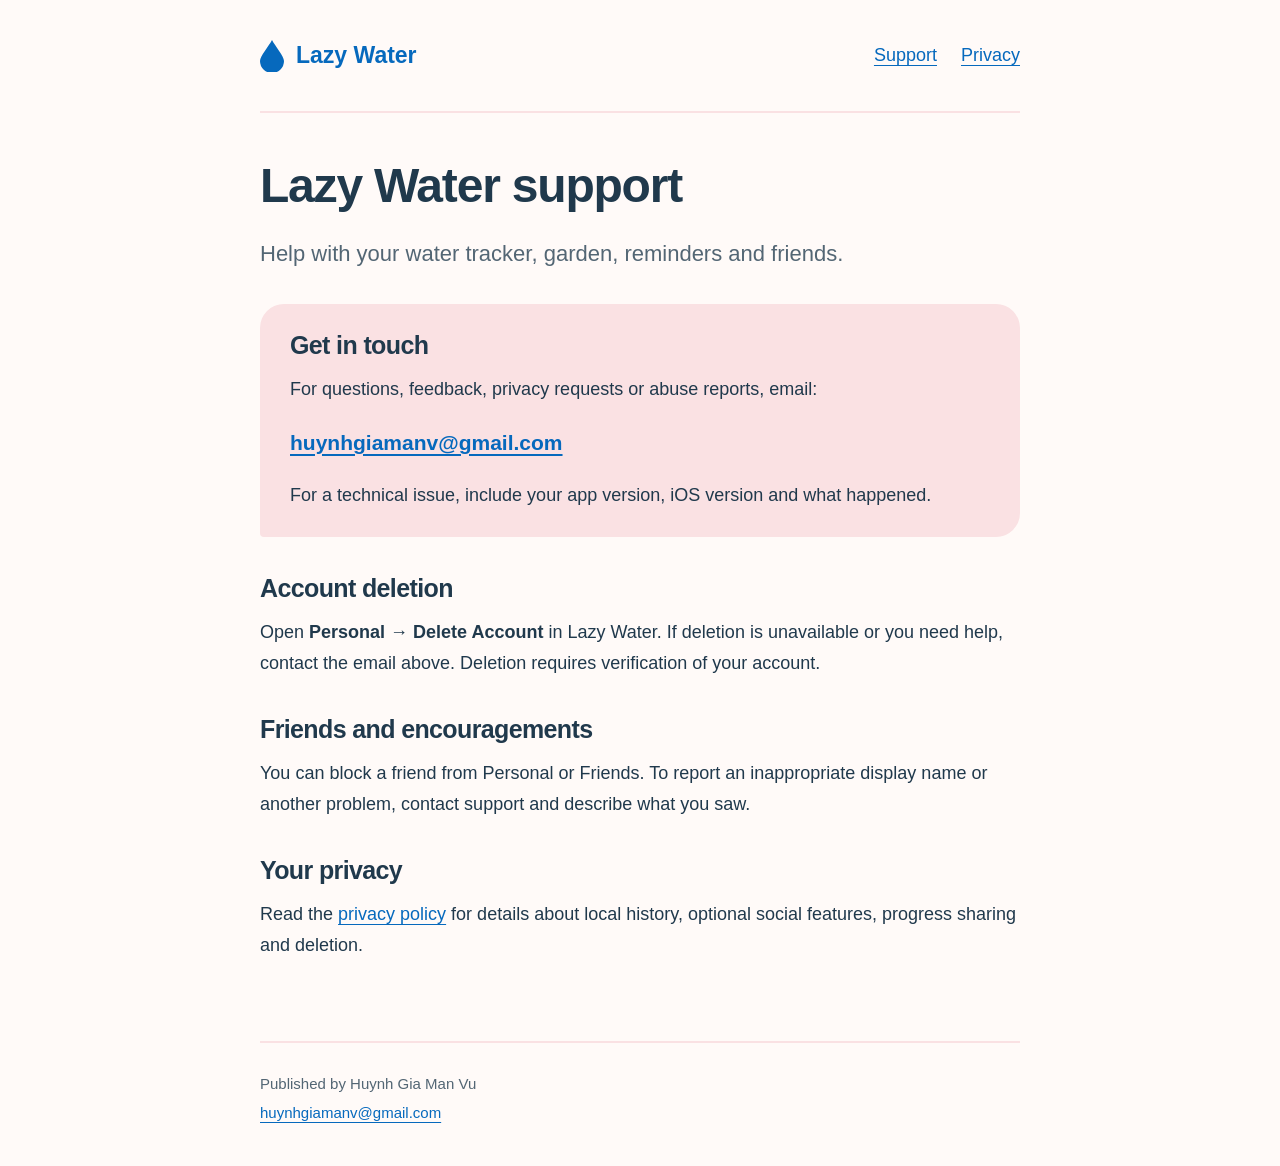
<file: index.html>
<!doctype html>
<html lang="en">
<head>
  <meta charset="utf-8">
  <meta name="viewport" content="width=device-width, initial-scale=1">
  <meta name="description" content="Lazy Water support and privacy information, published by Huynh Gia Man Vu.">
  <title>Support · Lazy Water</title>
  <link rel="stylesheet" href="styles.css">
</head>
<body>
  <a class="skip" href="#main">Skip to content</a>
  <header><a class="brand" href="index.html"><svg aria-hidden="true" width="24" height="32" viewBox="0 0 24 32"><path fill="currentColor" d="M12 0C9 6 0 16 0 21a12 12 0 0 0 24 0C24 16 15 6 12 0Z"/></svg>Lazy Water</a><nav aria-label="Main"><a href="index.html">Support</a><a href="privacy.html">Privacy</a></nav></header>
  <main id="main">
<h1>Lazy Water support</h1>
<p class="intro">Help with your water tracker, garden, reminders and friends.</p>
<section class="contact"><h2>Get in touch</h2><p>For questions, feedback, privacy requests or abuse reports, email:</p><a class="email" href="mailto:huynhgiamanv@gmail.com">huynhgiamanv@gmail.com</a><p>For a technical issue, include your app version, iOS version and what happened.</p></section>
<h2>Account deletion</h2><p>Open <strong>Personal → Delete Account</strong> in Lazy Water. If deletion is unavailable or you need help, contact the email above. Deletion requires verification of your account.</p>
<h2>Friends and encouragements</h2><p>You can block a friend from Personal or Friends. To report an inappropriate display name or another problem, contact support and describe what you saw.</p>
<h2>Your privacy</h2><p>Read the <a href="privacy.html">privacy policy</a> for details about local history, optional social features, progress sharing and deletion.</p>
</main>
  <footer><p>Published by Huynh Gia Man Vu</p><a href="mailto:huynhgiamanv@gmail.com">huynhgiamanv@gmail.com</a></footer>
</body>
</html>
</file>
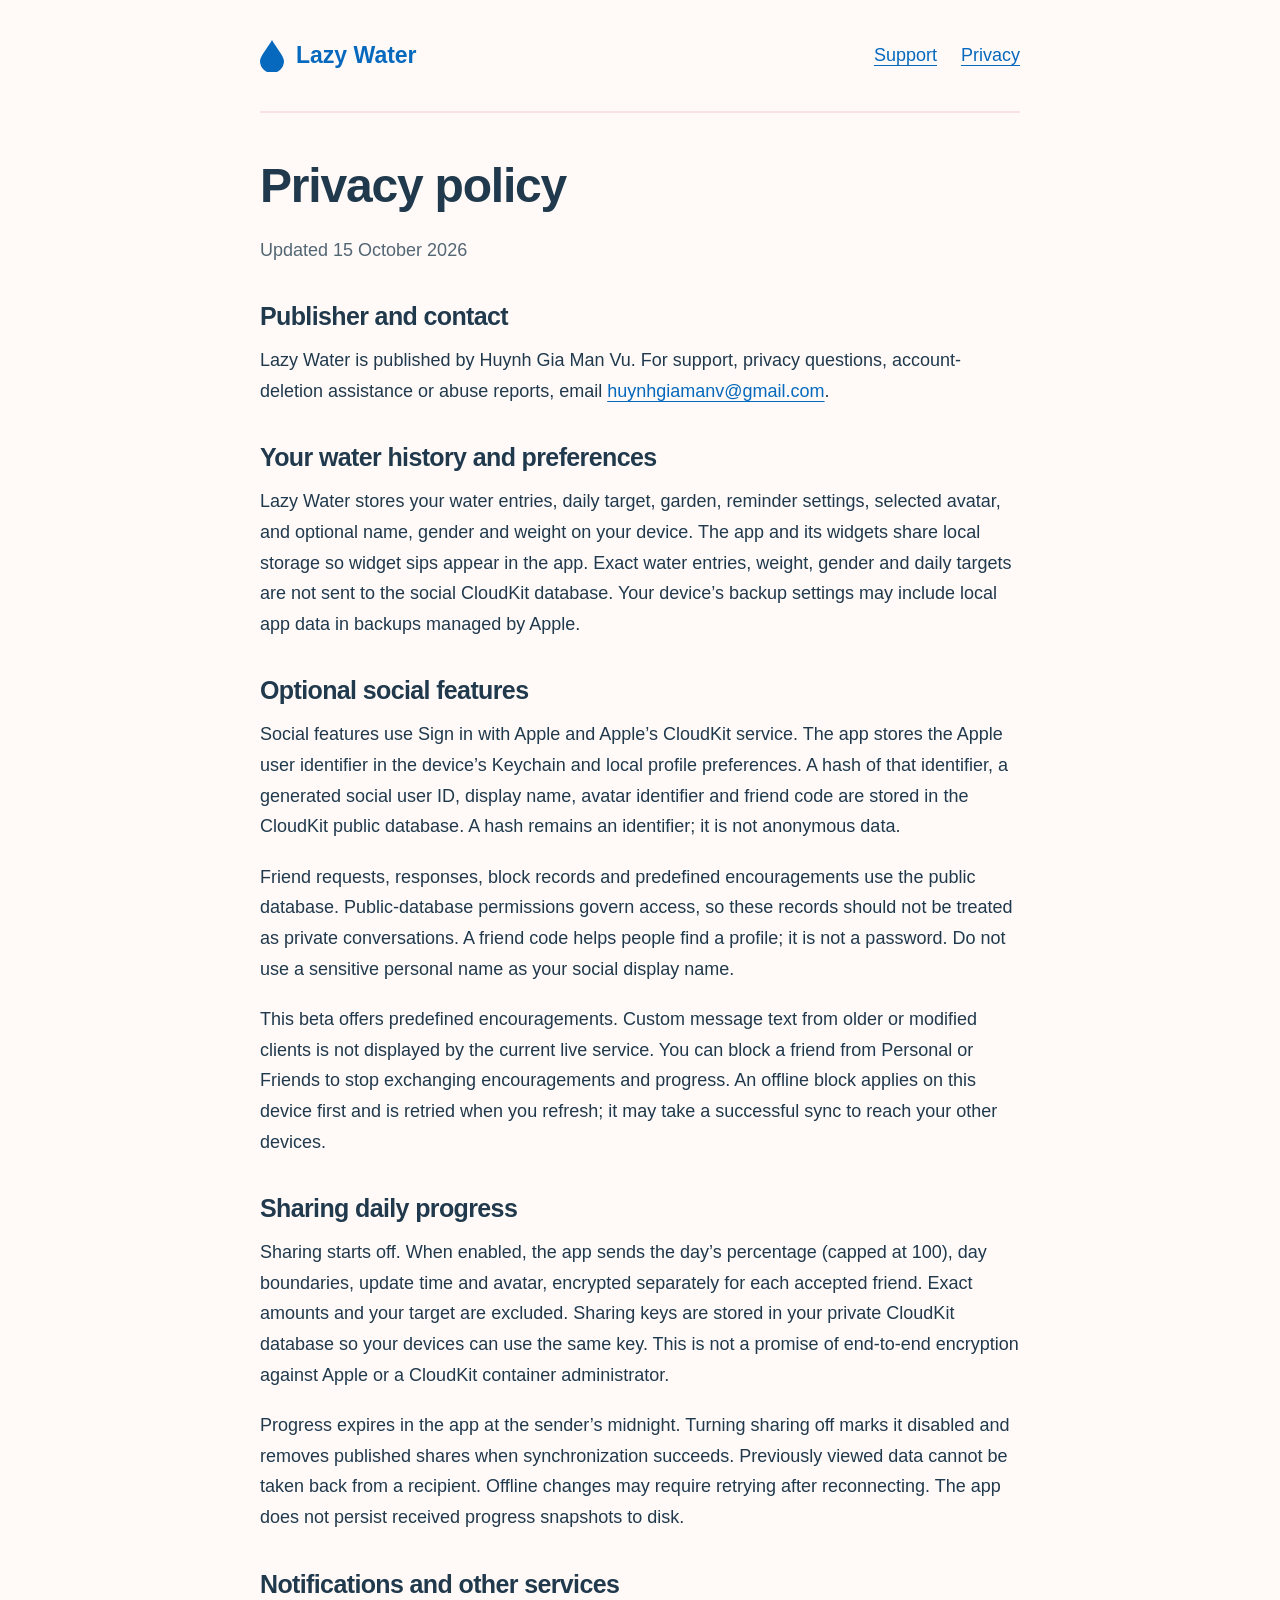
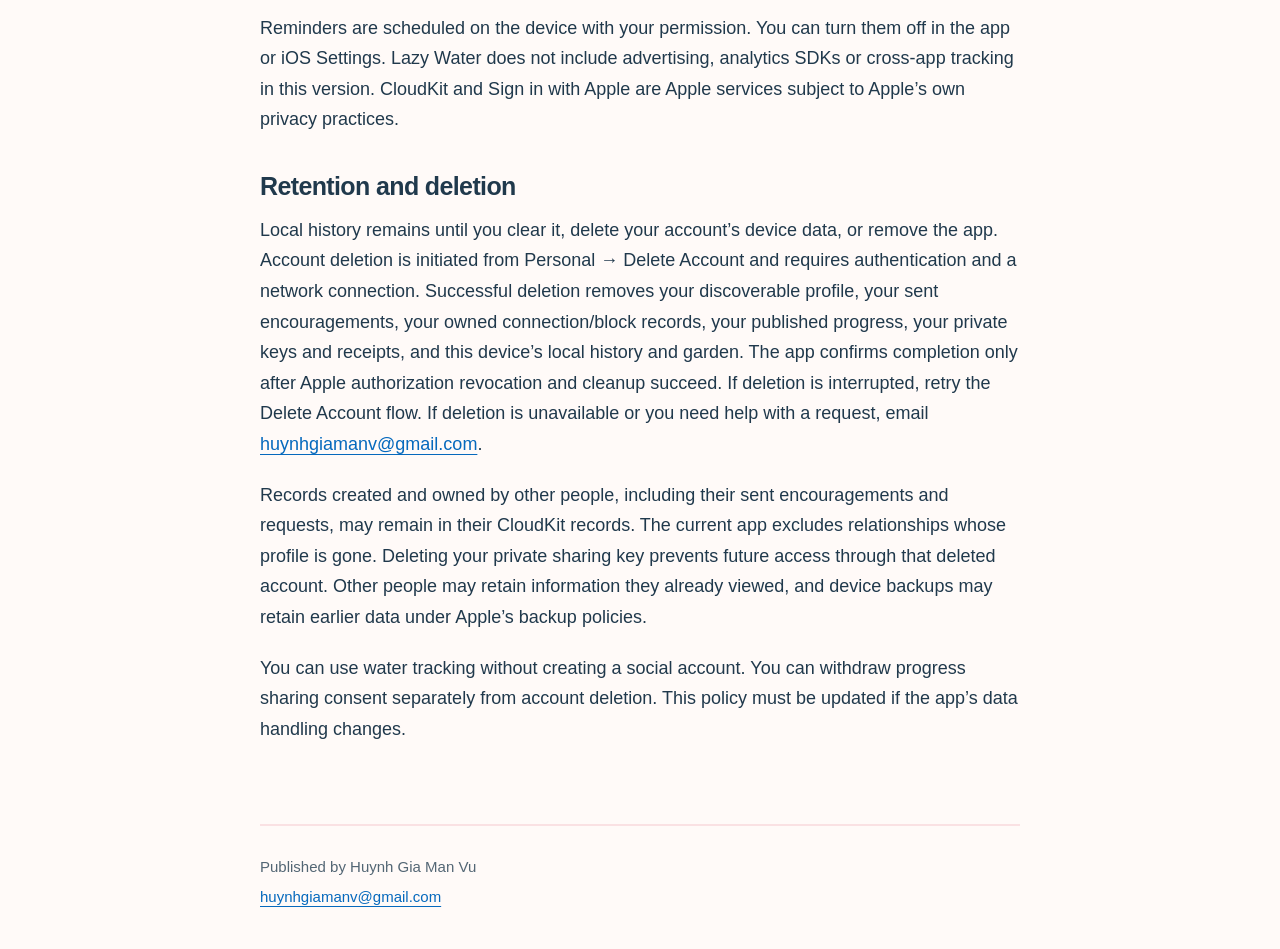
<file: privacy.html>
<!doctype html>
<html lang="en">
<head>
  <meta charset="utf-8">
  <meta name="viewport" content="width=device-width, initial-scale=1">
  <meta name="description" content="Lazy Water support and privacy information, published by Huynh Gia Man Vu.">
  <title>Privacy policy · Lazy Water</title>
  <link rel="stylesheet" href="styles.css">
</head>
<body>
  <a class="skip" href="#main">Skip to content</a>
  <header><a class="brand" href="index.html"><svg aria-hidden="true" width="24" height="32" viewBox="0 0 24 32"><path fill="currentColor" d="M12 0C9 6 0 16 0 21a12 12 0 0 0 24 0C24 16 15 6 12 0Z"/></svg>Lazy Water</a><nav aria-label="Main"><a href="index.html">Support</a><a href="privacy.html">Privacy</a></nav></header>
  <main id="main"><h1>Privacy policy</h1>
<p class="date">Updated 15 October 2026</p>
<h2>Publisher and contact</h2>
<p>Lazy Water is published by Huynh Gia Man Vu. For support, privacy questions, account-deletion assistance or abuse reports, email <a href="mailto:huynhgiamanv@gmail.com">huynhgiamanv@gmail.com</a>.</p>
<h2>Your water history and preferences</h2>
<p>Lazy Water stores your water entries, daily target, garden, reminder settings, selected avatar, and optional name, gender and weight on your device. The app and its widgets share local storage so widget sips appear in the app. Exact water entries, weight, gender and daily targets are not sent to the social CloudKit database. Your device’s backup settings may include local app data in backups managed by Apple.</p>
<h2>Optional social features</h2>
<p>Social features use Sign in with Apple and Apple’s CloudKit service. The app stores the Apple user identifier in the device’s Keychain and local profile preferences. A hash of that identifier, a generated social user ID, display name, avatar identifier and friend code are stored in the CloudKit public database. A hash remains an identifier; it is not anonymous data.</p>
<p>Friend requests, responses, block records and predefined encouragements use the public database. Public-database permissions govern access, so these records should not be treated as private conversations. A friend code helps people find a profile; it is not a password. Do not use a sensitive personal name as your social display name.</p>
<p>This beta offers predefined encouragements. Custom message text from older or modified clients is not displayed by the current live service. You can block a friend from Personal or Friends to stop exchanging encouragements and progress. An offline block applies on this device first and is retried when you refresh; it may take a successful sync to reach your other devices.</p>
<h2>Sharing daily progress</h2>
<p>Sharing starts off. When enabled, the app sends the day’s percentage (capped at 100), day boundaries, update time and avatar, encrypted separately for each accepted friend. Exact amounts and your target are excluded. Sharing keys are stored in your private CloudKit database so your devices can use the same key. This is not a promise of end-to-end encryption against Apple or a CloudKit container administrator.</p>
<p>Progress expires in the app at the sender’s midnight. Turning sharing off marks it disabled and removes published shares when synchronization succeeds. Previously viewed data cannot be taken back from a recipient. Offline changes may require retrying after reconnecting. The app does not persist received progress snapshots to disk.</p>
<h2>Notifications and other services</h2>
<p>Reminders are scheduled on the device with your permission. You can turn them off in the app or iOS Settings. Lazy Water does not include advertising, analytics SDKs or cross-app tracking in this version. CloudKit and Sign in with Apple are Apple services subject to Apple’s own privacy practices.</p>
<h2>Retention and deletion</h2>
<p>Local history remains until you clear it, delete your account’s device data, or remove the app. Account deletion is initiated from Personal → Delete Account and requires authentication and a network connection. Successful deletion removes your discoverable profile, your sent encouragements, your owned connection/block records, your published progress, your private keys and receipts, and this device’s local history and garden. The app confirms completion only after Apple authorization revocation and cleanup succeed. If deletion is interrupted, retry the Delete Account flow. If deletion is unavailable or you need help with a request, email <a href="mailto:huynhgiamanv@gmail.com">huynhgiamanv@gmail.com</a>.</p>
<p>Records created and owned by other people, including their sent encouragements and requests, may remain in their CloudKit records. The current app excludes relationships whose profile is gone. Deleting your private sharing key prevents future access through that deleted account. Other people may retain information they already viewed, and device backups may retain earlier data under Apple’s backup policies.</p>
<p>You can use water tracking without creating a social account. You can withdraw progress sharing consent separately from account deletion. This policy must be updated if the app’s data handling changes.</p></main>
  <footer><p>Published by Huynh Gia Man Vu</p><a href="mailto:huynhgiamanv@gmail.com">huynhgiamanv@gmail.com</a></footer>
</body>
</html>
</file>
<file: styles.css>
:root { color-scheme: light; --pink: #fae1e3; --paper: #fffaf8; --ink: #20394c; --water: #0669bd; --muted: #536674; }
* { box-sizing: border-box; }
body { margin: 0; color: var(--ink); background: var(--paper); font: 18px/1.7 "Trebuchet MS", Arial, sans-serif; }
header, main, footer { width: min(100% - 48px, 760px); margin-inline: auto; }
header { display: flex; align-items: center; justify-content: space-between; gap: 24px; padding-block: 36px; border-bottom: 2px solid var(--pink); }
.brand { display: inline-flex; align-items: center; gap: 12px; font-size: 23px; font-weight: 700; text-decoration: none; }
nav { display: flex; gap: 24px; }
main { padding-block: 44px 60px; }
h1, h2 { line-height: 1.2; letter-spacing: -.025em; }
h1 { font-size: clamp(34px, 6vw, 48px); margin: 0 0 20px; }
h2 { font-size: 25px; margin: 36px 0 14px; }
p { margin: 0 0 20px; }
a { color: var(--water); text-underline-offset: 4px; overflow-wrap: anywhere; }
a:hover { text-decoration-thickness: 2px; }
a:focus-visible { outline: 3px solid var(--water); outline-offset: 5px; border-radius: 2px; }
.intro { font-size: 22px; color: var(--muted); }
.date { color: var(--muted); }
.contact { background: var(--pink); border-radius: 24px 24px 24px 4px; padding: 26px 30px; margin-block: 32px; }
.contact h2 { margin-top: 0; }
.contact p:last-child { margin-bottom: 0; }
.email { display: inline-block; font-size: 21px; font-weight: 700; margin-bottom: 20px; }
footer { border-top: 2px solid var(--pink); padding-block: 28px 40px; font-size: 15px; color: var(--muted); }
footer p { margin-bottom: 4px; }
.skip { position: absolute; top: -80px; left: 12px; padding: 12px; background: white; }
.skip:focus { top: 8px; }
@media (max-width: 480px) { header, main, footer { width: calc(100% - 32px); } header { align-items: start; flex-direction: column; gap: 16px; padding-block: 24px; } main { padding-top: 32px; } .contact { padding: 22px; } }
</file>
